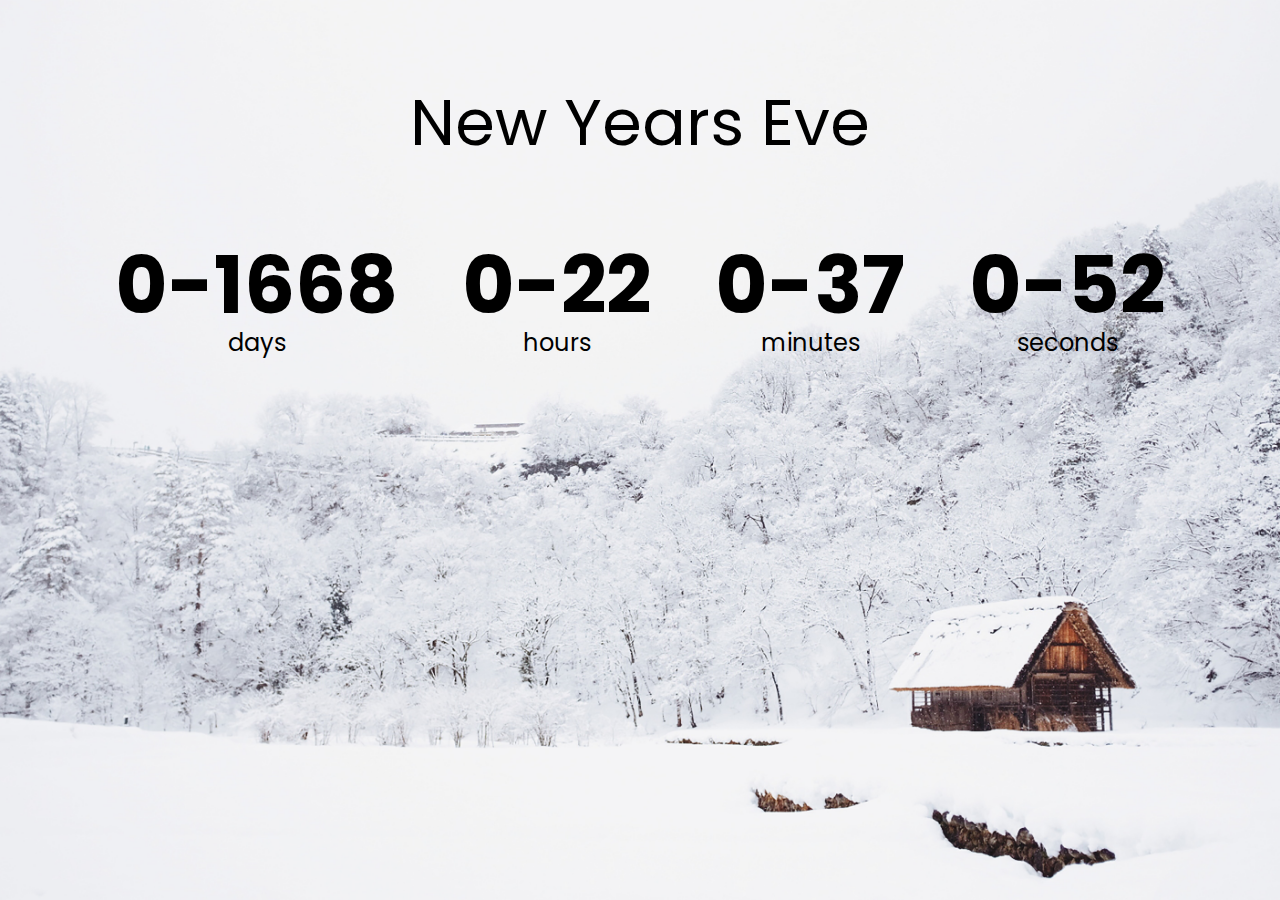
<file: countdown-timer/index.html>
<!DOCTYPE html>
<html lang="en">
  <head>
    <meta charset="UTF-8" />
    <meta name="viewport" content="width=device-width, initial-scale=1.0" />
    <title>Countdown Timer</title>
    <link rel="stylesheet" href="style.css" />
    <script src="script.js" defer></script>
  </head>
  <body>
    <h1>New Years Eve</h1>

    <div class="countdown-container">
      <div class="countdown-el days-c">
        <p class="big-text" id="days">0</p>
        <span>days</span>
      </div>
      <div class="countdown-el hours-c">
        <p class="big-text" id="hours">0</p>
        <span>hours</span>
      </div>
      <div class="countdown-el minutes-c">
        <p class="big-text" id="minutes">0</p>
        <span>minutes</span>
      </div>
      <div class="countdown-el seconds-c">
        <p class="big-text" id="seconds">0</p>
        <span>seconds</span>
      </div>
    </div>
  </body>
</html>
</file>
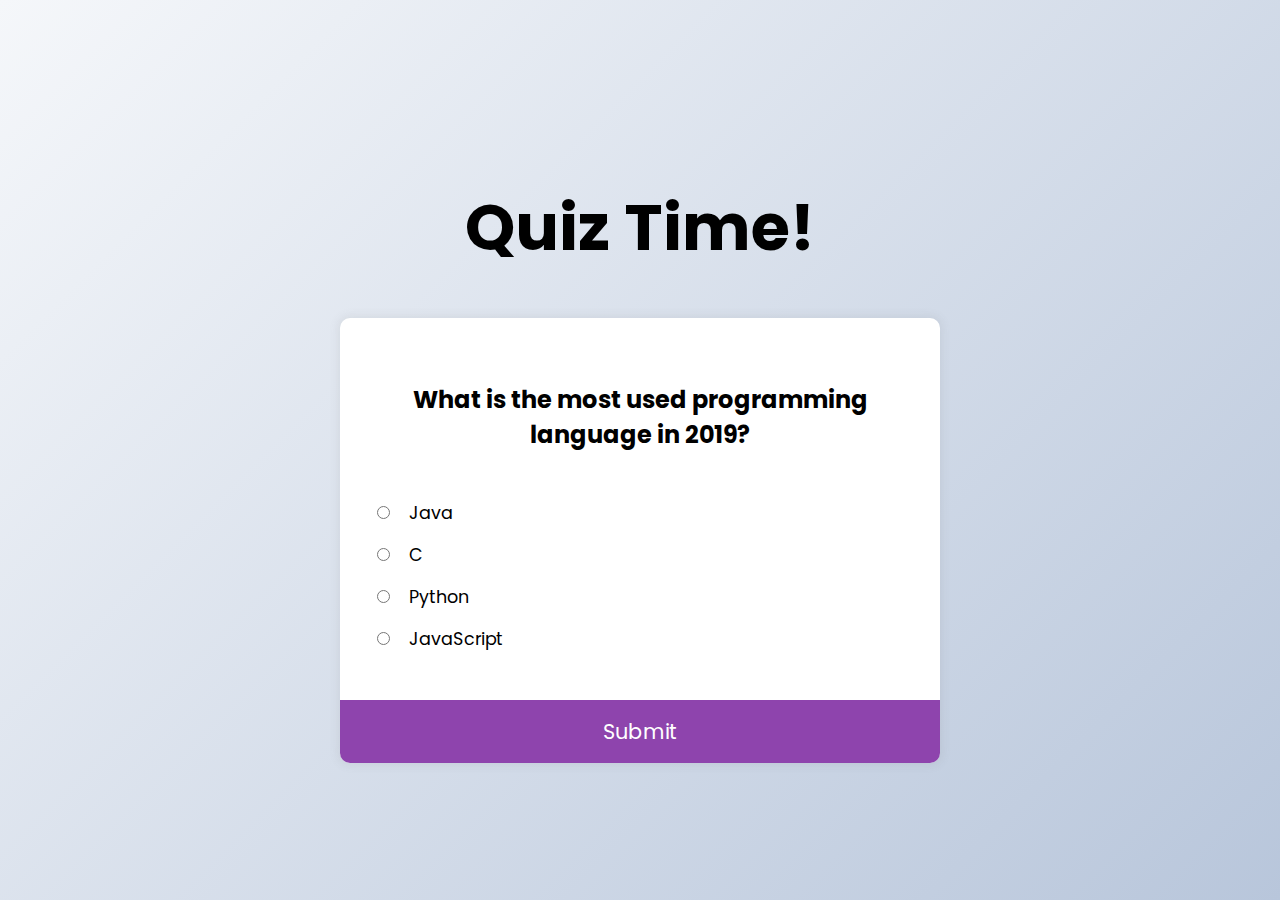
<file: quiz-app/index.html>
<!DOCTYPE html>
<html lang="en">
  <head>
    <meta charset="UTF-8" />
    <meta name="viewport" content="width=device-width, initial-scale=1.0" />
    <title>Quiz App</title>
    <link rel="stylesheet" href="style.css" />
    <script src="script.js" defer></script>
  </head>
  <body>
    <h1>Quiz Time!</h1>

    <div class="quiz-container" id="quiz">
      <div class="quiz-header" id="quiz_header">
        <h2 id="question">Question Text</h2>
        <ul>
          <li>
            <input type="radio" id="a" name="answer" class="answer" /><label
              id="a_text"
              for="a"
              >Question</label
            >
          </li>
          <li>
            <input type="radio" id="b" name="answer" class="answer" /><label
              id="b_text"
              for="b"
              >Question</label
            >
          </li>
          <li>
            <input type="radio" id="c" name="answer" class="answer" /><label
              id="c_text"
              for="c"
              >Question</label
            >
          </li>
          <li>
            <input type="radio" id="d" name="answer" class="answer" /><label
              id="d_text"
              for="d"
              >Question</label
            >
          </li>
        </ul>
      </div>
      <button id="submit">Submit</button>
    </div>
  </body>
</html>
</file>
<file: countdown-timer/style.css>
@import url('https://fonts.googleapis.com/css2?family=Poppins:wght@200;400;600&display=swap');

* {
  box-sizing: border-box;
}

body {
  font-family: 'Poppins', sans-serif;
  margin: 0;
  background-image: url(snow.jpg);
  min-height: 100vh;
  background-size: cover;
  background-position: center center;
  display: flex;
  flex-direction: column;
  align-items: center;
  padding: 2rem;
}

h1 {
  font-weight: normal;
  font-size: 4rem;
  text-align: center;
}

.countdown-container {
  width: 90vw;
  display: flex;
  justify-content: center;
  flex-wrap: wrap;
  margin: 2rem 0;
}

.big-text {
  font-weight: bold;
  font-size: 5rem;
  line-height: 1;
  margin: 0 2rem;
}

.countdown-el {
  text-align: center;
}

.countdown-el span {
  font-size: 1.5rem;
}
</file>
<file: quiz-app/style.css>
@import url('https://fonts.googleapis.com/css2?family=Poppins:wght@200;400;600&display=swap');

* {
  box-sizing: border-box;
}

body {
  font-family: 'Poppins', sans-serif;
  margin: 0;
  background-image: linear-gradient(315deg, #b8c6db 0%, #f5f7fa 100%);
  min-height: 100vh;
  display: flex;
  flex-direction: column;
  align-items: center;
  justify-content: center;
}

h1 {
  text-align: center;
  font-size: 4rem;
}

.quiz-container {
  background-color: #fff;
  width: 600px;
  border-radius: 10px;
  box-shadow: 0 0 10px 2px rgba(100, 100, 100, 0.1);
  max-width: 95%;
  overflow: hidden;
}

.quiz-header {
  padding: 2rem;
}

h2 {
  margin: 0;
  text-align: center;
  padding: 2rem;
}

ul {
  list-style-type: none;
  padding: 0;
}

ul li {
  margin: 1rem 0;
  font-size: 1.1rem;
}

label {
  padding-left: 1rem;
  cursor: pointer;
}

button {
  background-color: #8e44ad;
  display: block;
  width: 100%;
  padding: 1rem;
  color: white;
  font-family: inherit;
  border: none;
  font-size: 1.3rem;
  cursor: pointer;
  transition: all 0.3s ease-in-out;
}

button:hover {
  background-color: #5f1c7c;
}

p {
  text-align: center;
  font-size: 1.2rem;
  margin-top: 0;
}
</file>
